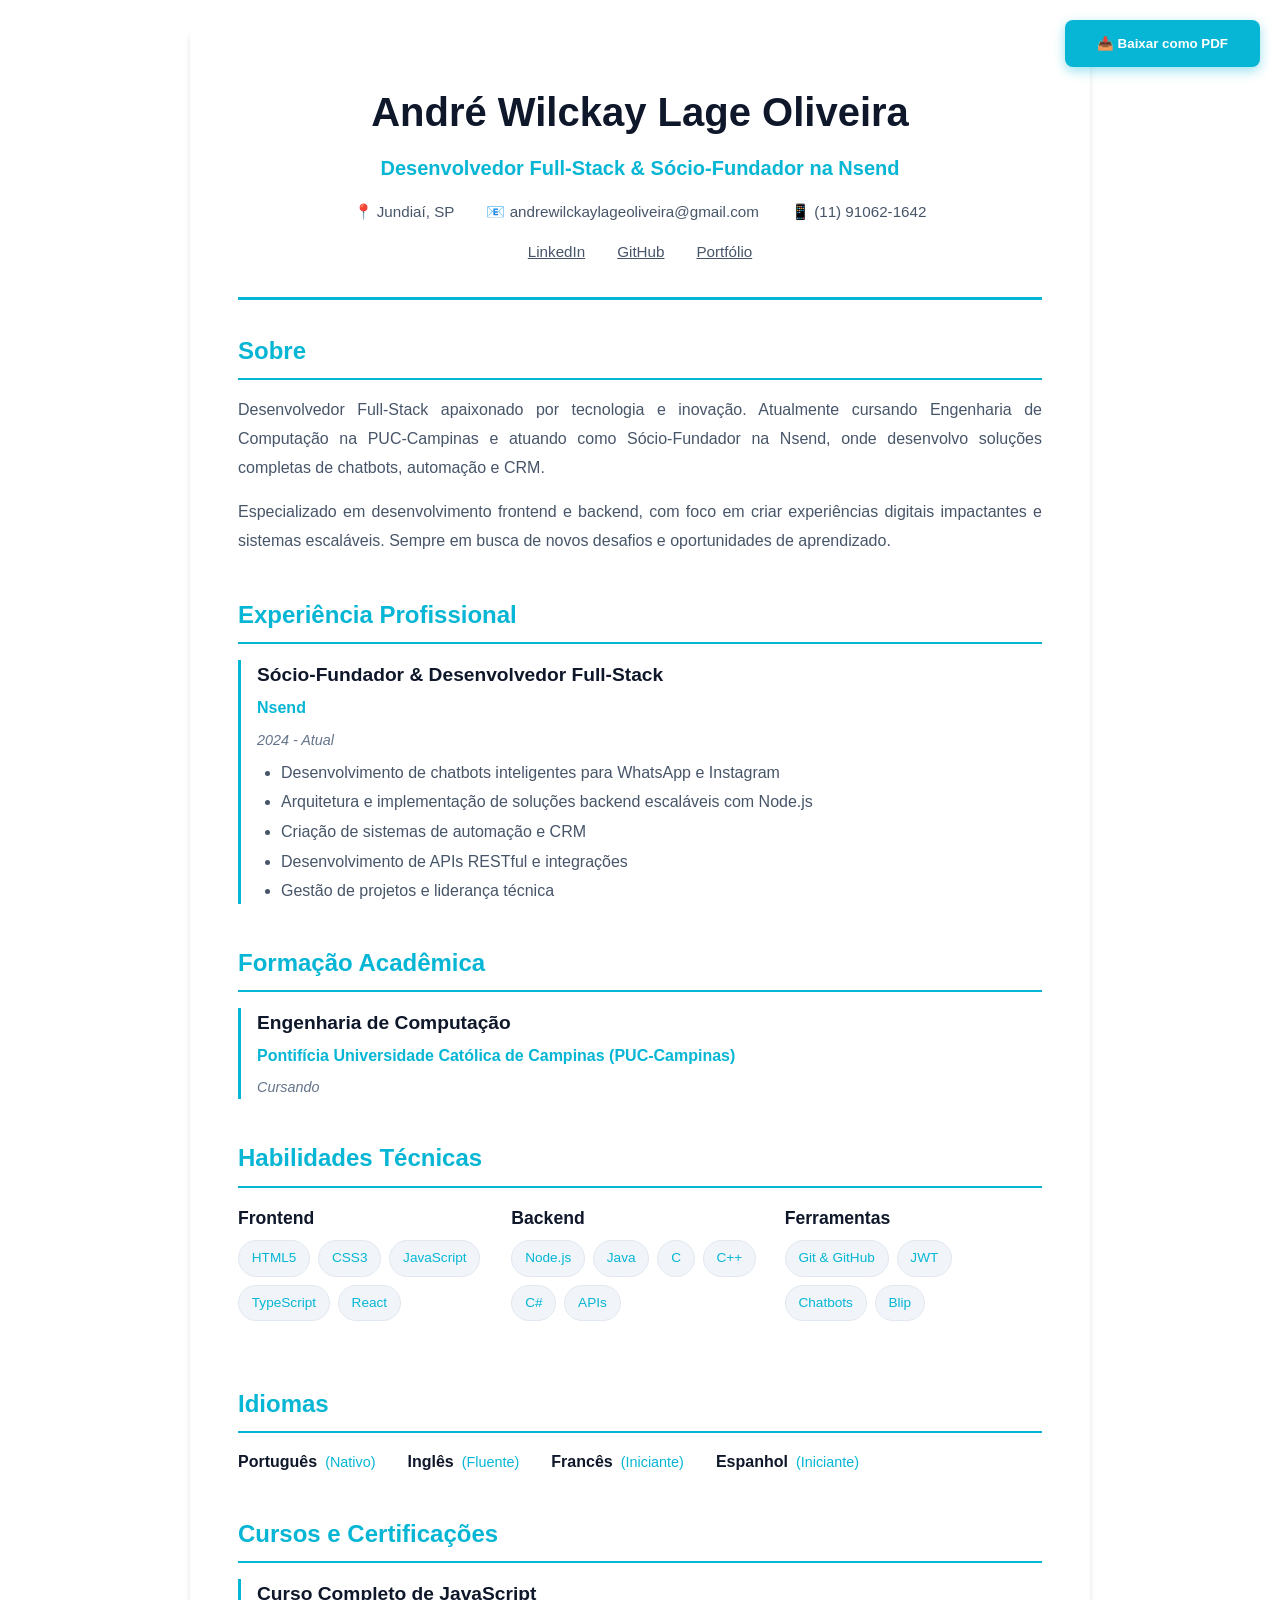
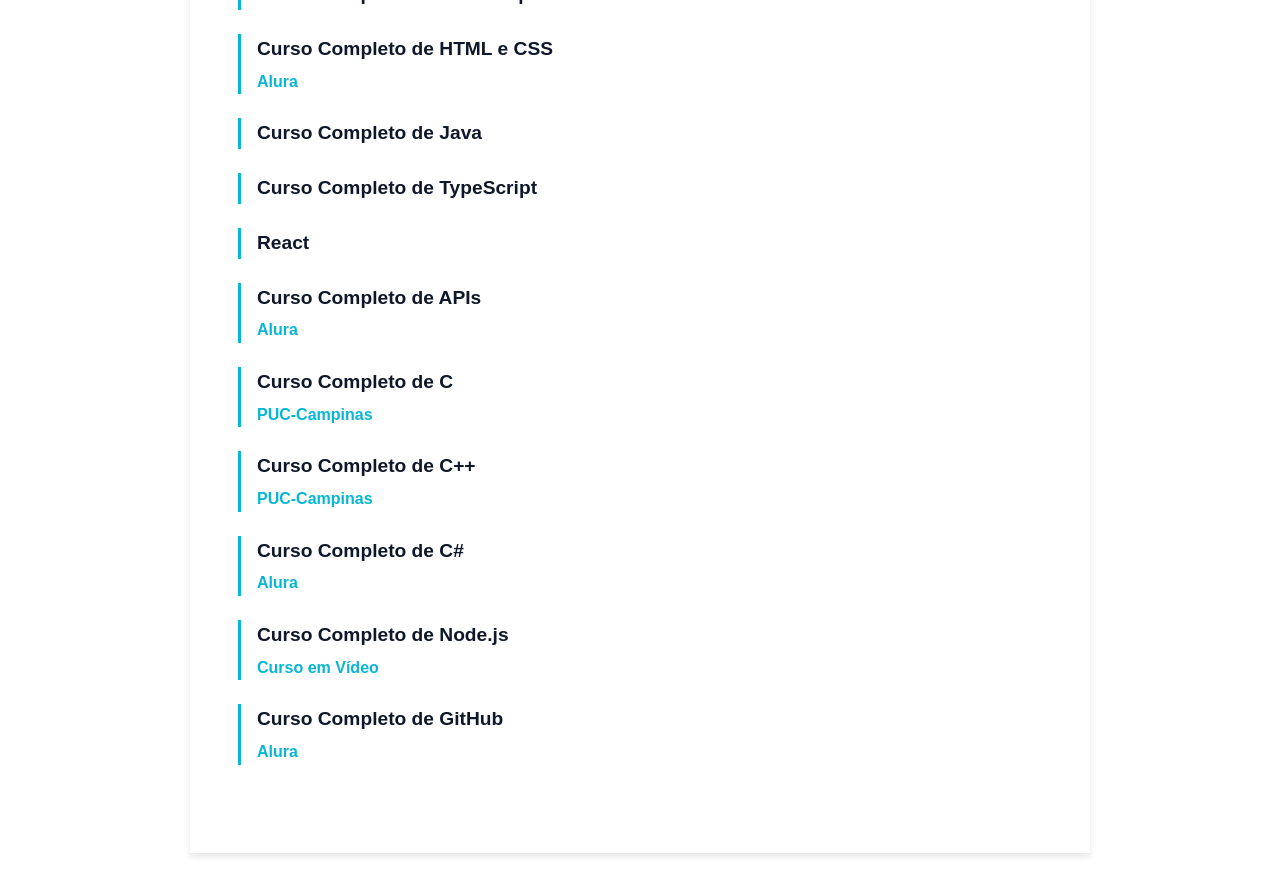
<file: curriculo.html>
<!DOCTYPE html>
<html lang="pt-BR">
<head>
    <meta charset="UTF-8">
    <meta name="viewport" content="width=device-width, initial-scale=1.0">
    <title>Currículo - André Wilckay Lage Oliveira</title>
    <script>
        // Auto-gerar PDF quando a página carregar
        window.addEventListener('load', function() {
            // Adicionar botão de download PDF
            const downloadBtn = document.createElement('button');
            downloadBtn.textContent = '📥 Baixar como PDF';
            downloadBtn.style.cssText = 'position: fixed; top: 20px; right: 20px; padding: 1rem 2rem; background: #06b6d4; color: white; border: none; border-radius: 8px; cursor: pointer; font-weight: 600; z-index: 1000; box-shadow: 0 4px 12px rgba(6, 182, 212, 0.4); transition: all 0.3s ease;';
            downloadBtn.onmouseover = function() {
                this.style.background = '#22d3ee';
                this.style.transform = 'translateY(-2px)';
            };
            downloadBtn.onmouseout = function() {
                this.style.background = '#06b6d4';
                this.style.transform = 'translateY(0)';
            };
            downloadBtn.onclick = function() {
                window.print();
            };
            document.body.appendChild(downloadBtn);
        });
    </script>
    <style>
        * {
            margin: 0;
            padding: 0;
            box-sizing: border-box;
        }

        body {
            font-family: 'Inter', -apple-system, BlinkMacSystemFont, 'Segoe UI', Roboto, sans-serif;
            line-height: 1.6;
            color: #0f172a;
            background: #ffffff;
            padding: 2rem;
        }

        .curriculo-container {
            max-width: 900px;
            margin: 0 auto;
            background: white;
            padding: 3rem;
            box-shadow: 0 4px 6px rgba(0, 0, 0, 0.1);
        }

        .header {
            text-align: center;
            margin-bottom: 2rem;
            padding-bottom: 2rem;
            border-bottom: 3px solid #06b6d4;
        }

        .header h1 {
            font-size: 2.5rem;
            color: #0f172a;
            margin-bottom: 0.5rem;
            font-weight: 800;
        }

        .header .title {
            font-size: 1.25rem;
            color: #06b6d4;
            font-weight: 600;
            margin-bottom: 1rem;
        }

        .header .info {
            display: flex;
            justify-content: center;
            gap: 2rem;
            flex-wrap: wrap;
            font-size: 0.95rem;
            color: #475569;
        }

        .section {
            margin-bottom: 2.5rem;
        }

        .section-title {
            font-size: 1.5rem;
            color: #06b6d4;
            font-weight: 700;
            margin-bottom: 1rem;
            padding-bottom: 0.5rem;
            border-bottom: 2px solid #06b6d4;
        }

        .about-content {
            text-align: justify;
            color: #475569;
            line-height: 1.8;
        }

        .experience-item,
        .education-item {
            margin-bottom: 1.5rem;
            padding-left: 1rem;
            border-left: 3px solid #06b6d4;
        }

        .experience-item h3,
        .education-item h3 {
            font-size: 1.2rem;
            color: #0f172a;
            margin-bottom: 0.25rem;
        }

        .experience-item .company,
        .education-item .institution {
            color: #06b6d4;
            font-weight: 600;
            margin-bottom: 0.5rem;
        }

        .experience-item .period,
        .education-item .period {
            color: #64748b;
            font-size: 0.9rem;
            font-style: italic;
            margin-bottom: 0.5rem;
        }

        .experience-item ul {
            margin-left: 1.5rem;
            color: #475569;
        }

        .experience-item li {
            margin-bottom: 0.25rem;
        }

        .skills-grid {
            display: grid;
            grid-template-columns: repeat(3, 1fr);
            gap: 1rem;
            margin-top: 1rem;
        }

        .skill-category {
            margin-bottom: 1.5rem;
        }

        .skill-category h4 {
            color: #0f172a;
            font-size: 1.1rem;
            margin-bottom: 0.5rem;
        }

        .skill-tags {
            display: flex;
            flex-wrap: wrap;
            gap: 0.5rem;
        }

        .skill-tag {
            background: #f1f5f9;
            color: #06b6d4;
            padding: 0.4rem 0.8rem;
            border-radius: 20px;
            font-size: 0.85rem;
            font-weight: 500;
            border: 1px solid #e2e8f0;
        }

        .languages-list {
            display: flex;
            gap: 2rem;
            flex-wrap: wrap;
        }

        .language-item {
            display: flex;
            gap: 0.5rem;
            align-items: center;
        }

        .language-name {
            font-weight: 600;
            color: #0f172a;
        }

        .language-level {
            color: #06b6d4;
            font-size: 0.9rem;
        }

        .contact-info {
            display: flex;
            justify-content: center;
            gap: 2rem;
            flex-wrap: wrap;
            margin-top: 1rem;
        }

        .contact-item {
            display: flex;
            align-items: center;
            gap: 0.5rem;
            color: #475569;
            font-size: 0.95rem;
        }

        @media print {
            body {
                padding: 0;
            }

            .curriculo-container {
                box-shadow: none;
                padding: 2rem;
            }

            .section {
                page-break-inside: avoid;
            }
        }
    </style>
</head>
<body>
    <div class="curriculo-container">
        <div class="header">
            <h1>André Wilckay Lage Oliveira</h1>
            <p class="title">Desenvolvedor Full-Stack & Sócio-Fundador na Nsend</p>
            <div class="info">
                <span>📍 Jundiaí, SP</span>
                <span>📧 andrewilckaylageoliveira@gmail.com</span>
                <span>📱 (11) 91062-1642</span>
            </div>
            <div class="contact-info">
                <a href="https://www.linkedin.com/in/andr%C3%A9-wilckay-lage-oliveira-200874383/" class="contact-item">LinkedIn</a>
                <a href="https://github.com/awlogod" class="contact-item">GitHub</a>
                <a href="https://awlogod.github.io/curriculo/" class="contact-item">Portfólio</a>
            </div>
        </div>

        <div class="section">
            <h2 class="section-title">Sobre</h2>
            <div class="about-content">
                <p>
                    Desenvolvedor Full-Stack apaixonado por tecnologia e inovação. Atualmente cursando Engenharia de Computação na PUC-Campinas e atuando como Sócio-Fundador na Nsend, onde desenvolvo soluções completas de chatbots, automação e CRM.
                </p>
                <p style="margin-top: 1rem;">
                    Especializado em desenvolvimento frontend e backend, com foco em criar experiências digitais impactantes e sistemas escaláveis. Sempre em busca de novos desafios e oportunidades de aprendizado.
                </p>
            </div>
        </div>

        <div class="section">
            <h2 class="section-title">Experiência Profissional</h2>
            <div class="experience-item">
                <h3>Sócio-Fundador & Desenvolvedor Full-Stack</h3>
                <p class="company">Nsend</p>
                <p class="period">2024 - Atual</p>
                <ul>
                    <li>Desenvolvimento de chatbots inteligentes para WhatsApp e Instagram</li>
                    <li>Arquitetura e implementação de soluções backend escaláveis com Node.js</li>
                    <li>Criação de sistemas de automação e CRM</li>
                    <li>Desenvolvimento de APIs RESTful e integrações</li>
                    <li>Gestão de projetos e liderança técnica</li>
                </ul>
            </div>
        </div>

        <div class="section">
            <h2 class="section-title">Formação Acadêmica</h2>
            <div class="education-item">
                <h3>Engenharia de Computação</h3>
                <p class="institution">Pontifícia Universidade Católica de Campinas (PUC-Campinas)</p>
                <p class="period">Cursando</p>
            </div>
        </div>

        <div class="section">
            <h2 class="section-title">Habilidades Técnicas</h2>
            <div class="skills-grid">
                <div class="skill-category">
                    <h4>Frontend</h4>
                    <div class="skill-tags">
                        <span class="skill-tag">HTML5</span>
                        <span class="skill-tag">CSS3</span>
                        <span class="skill-tag">JavaScript</span>
                        <span class="skill-tag">TypeScript</span>
                        <span class="skill-tag">React</span>
                    </div>
                </div>
                <div class="skill-category">
                    <h4>Backend</h4>
                    <div class="skill-tags">
                        <span class="skill-tag">Node.js</span>
                        <span class="skill-tag">Java</span>
                        <span class="skill-tag">C</span>
                        <span class="skill-tag">C++</span>
                        <span class="skill-tag">C#</span>
                        <span class="skill-tag">APIs</span>
                    </div>
                </div>
                <div class="skill-category">
                    <h4>Ferramentas</h4>
                    <div class="skill-tags">
                        <span class="skill-tag">Git & GitHub</span>
                        <span class="skill-tag">JWT</span>
                        <span class="skill-tag">Chatbots</span>
                        <span class="skill-tag">Blip</span>
                    </div>
                </div>
            </div>
        </div>

        <div class="section">
            <h2 class="section-title">Idiomas</h2>
            <div class="languages-list">
                <div class="language-item">
                    <span class="language-name">Português</span>
                    <span class="language-level">(Nativo)</span>
                </div>
                <div class="language-item">
                    <span class="language-name">Inglês</span>
                    <span class="language-level">(Fluente)</span>
                </div>
                <div class="language-item">
                    <span class="language-name">Francês</span>
                    <span class="language-level">(Iniciante)</span>
                </div>
                <div class="language-item">
                    <span class="language-name">Espanhol</span>
                    <span class="language-level">(Iniciante)</span>
                </div>
            </div>
        </div>

        <div class="section">
            <h2 class="section-title">Cursos e Certificações</h2>
            <div class="education-item">
                <h3>Curso Completo de JavaScript</h3>
            </div>
            <div class="education-item">
                <h3>Curso Completo de HTML e CSS</h3>
                <p class="institution">Alura</p>
            </div>
            <div class="education-item">
                <h3>Curso Completo de Java</h3>
            </div>
            <div class="education-item">
                <h3>Curso Completo de TypeScript</h3>
            </div>
            <div class="education-item">
                <h3>React</h3>
            </div>
            <div class="education-item">
                <h3>Curso Completo de APIs</h3>
                <p class="institution">Alura</p>
            </div>
            <div class="education-item">
                <h3>Curso Completo de C</h3>
                <p class="institution">PUC-Campinas</p>
            </div>
            <div class="education-item">
                <h3>Curso Completo de C++</h3>
                <p class="institution">PUC-Campinas</p>
            </div>
            <div class="education-item">
                <h3>Curso Completo de C#</h3>
                <p class="institution">Alura</p>
            </div>
            <div class="education-item">
                <h3>Curso Completo de Node.js</h3>
                <p class="institution">Curso em Vídeo</p>
            </div>
            <div class="education-item">
                <h3>Curso Completo de GitHub</h3>
                <p class="institution">Alura</p>
            </div>
        </div>
    </div>
</body>
</html>
</file>
